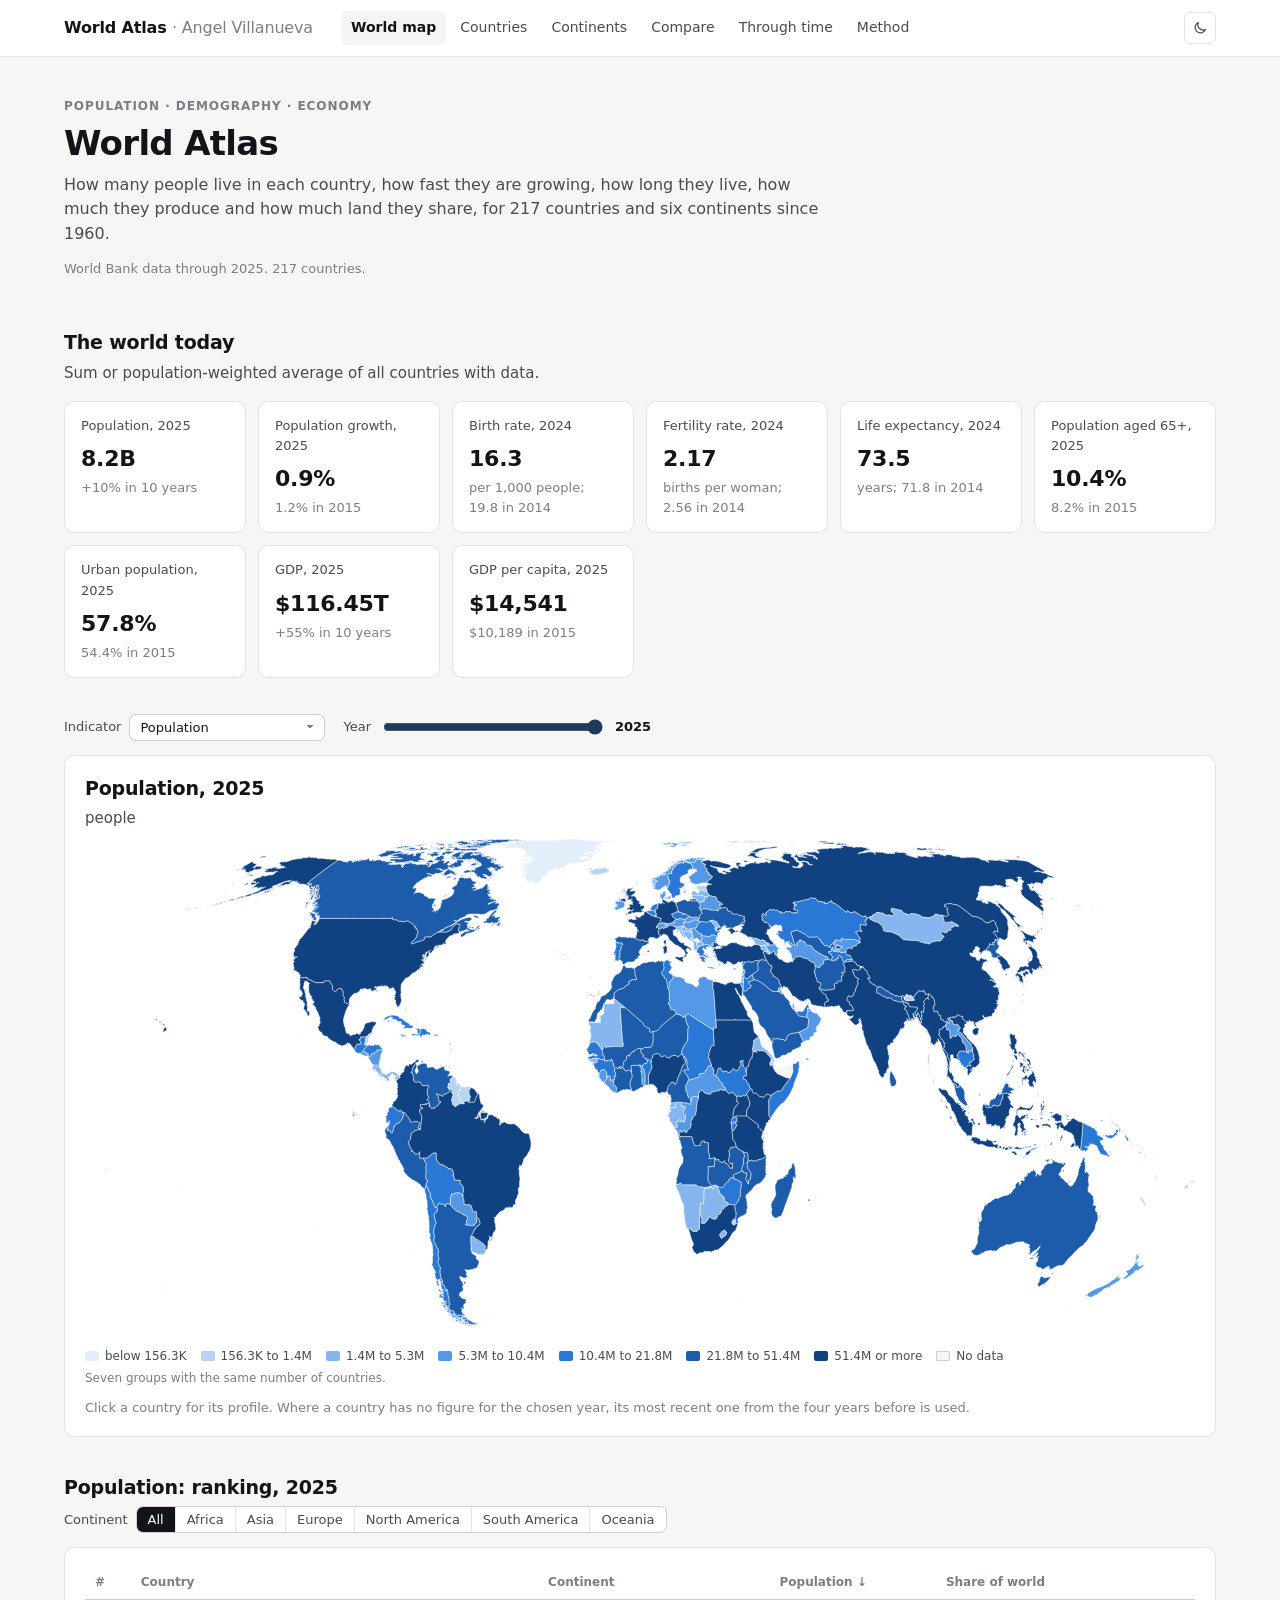
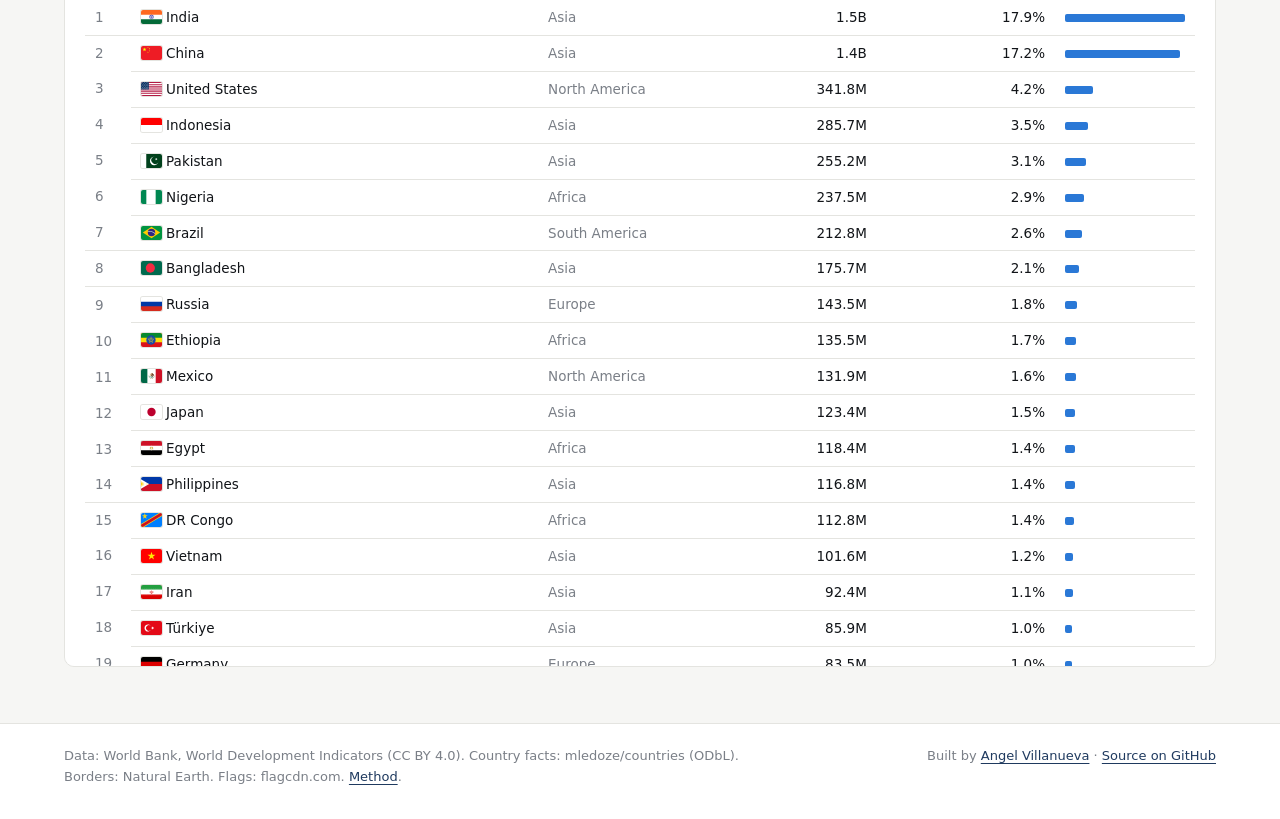
<file: index.html>
<!doctype html>
<html lang="en" data-root=".">
<head>
  <meta charset="utf-8">
  <meta name="viewport" content="width=device-width, initial-scale=1">
  <title>World Atlas</title>
  <meta name="description" content="Population, birth rates, GDP, density, area and more for every country and continent, on a world map and in rankings, from World Bank data.">
  <link rel="icon" href="data:image/svg+xml,%3Csvg xmlns='http://www.w3.org/2000/svg' viewBox='0 0 64 64'%3E%3Crect width='64' height='64' rx='12' fill='%231f3a5f'/%3E%3Ccircle cx='32' cy='32' r='17' fill='none' stroke='white' stroke-width='4'/%3E%3Cpath d='M15 32h34M32 15c-9 9-9 25 0 34M32 15c9 9 9 25 0 34' fill='none' stroke='white' stroke-width='3'/%3E%3C/svg%3E">
  <link rel="stylesheet" href="assets/theme.css">
  <style>
    .map-wrap { position: relative; }
    .year-row { display: flex; align-items: center; gap: 10px; font-size: 13px; color: var(--ink-2); }
    .year-row input[type="range"] { width: 220px; accent-color: var(--accent); }
    .year-row b { font-variant-numeric: tabular-nums; color: var(--ink); min-width: 36px; }
    #ranking a { color: var(--ink); text-decoration: none; }
    #ranking a:hover { text-decoration: underline; }
    .share-bar { display: inline-block; height: 8px; border-radius: 2px; background: var(--s1); vertical-align: middle; }
  </style>
</head>
<body>
  <main>
    <div class="wrap">
      <header class="page-head">
        <p class="eyebrow">Population · Demography · Economy</p>
        <h1>World Atlas</h1>
        <p class="lede">How many people live in each country, how fast they are growing, how long they live, how much they produce and how much land they share, for 217 countries and six continents since 1960.</p>
        <p class="updated" id="updated"></p>
      </header>

      <section class="block">
        <h2>The world today</h2>
        <p class="sub" id="world-sub">Sum or population-weighted average of all countries with data.</p>
        <div class="tiles" id="tiles"></div>
      </section>

      <section class="block">
        <div class="controls">
          <label class="control">Indicator <select id="indicator"></select></label>
          <span class="year-row">Year <input type="range" id="year" min="1960" max="2025" step="1"><b id="year-label"></b></span>
        </div>
        <div class="card">
          <h2 id="map-title"></h2>
          <p class="sub" id="map-sub" style="margin-bottom:8px"></p>
          <div class="chart map-wrap" id="map"></div>
          <div class="legend" id="legend"></div>
          <p class="note">Click a country for its profile. Where a country has no figure for the chosen year, its most recent one from the four years before is used.</p>
        </div>
      </section>

      <section class="block">
        <h2 id="rank-title">Ranking</h2>
        <div class="controls"><span class="control">Continent <span id="cont-filter"></span></span></div>
        <div class="card table-scroll" style="max-height:80vh;overflow:auto">
          <table class="data" id="ranking"></table>
        </div>
      </section>
    </div>
  </main>

  <script src="assets/vendor/d3.v7.9.0.min.js"></script>
  <script src="assets/vendor/topojson-client.3.1.0.min.js"></script>
  <script src="assets/core.js"></script>
  <script src="assets/atlas.js"></script>
  <script src="assets/pages/map.js"></script>
</body>
</html>
</file>
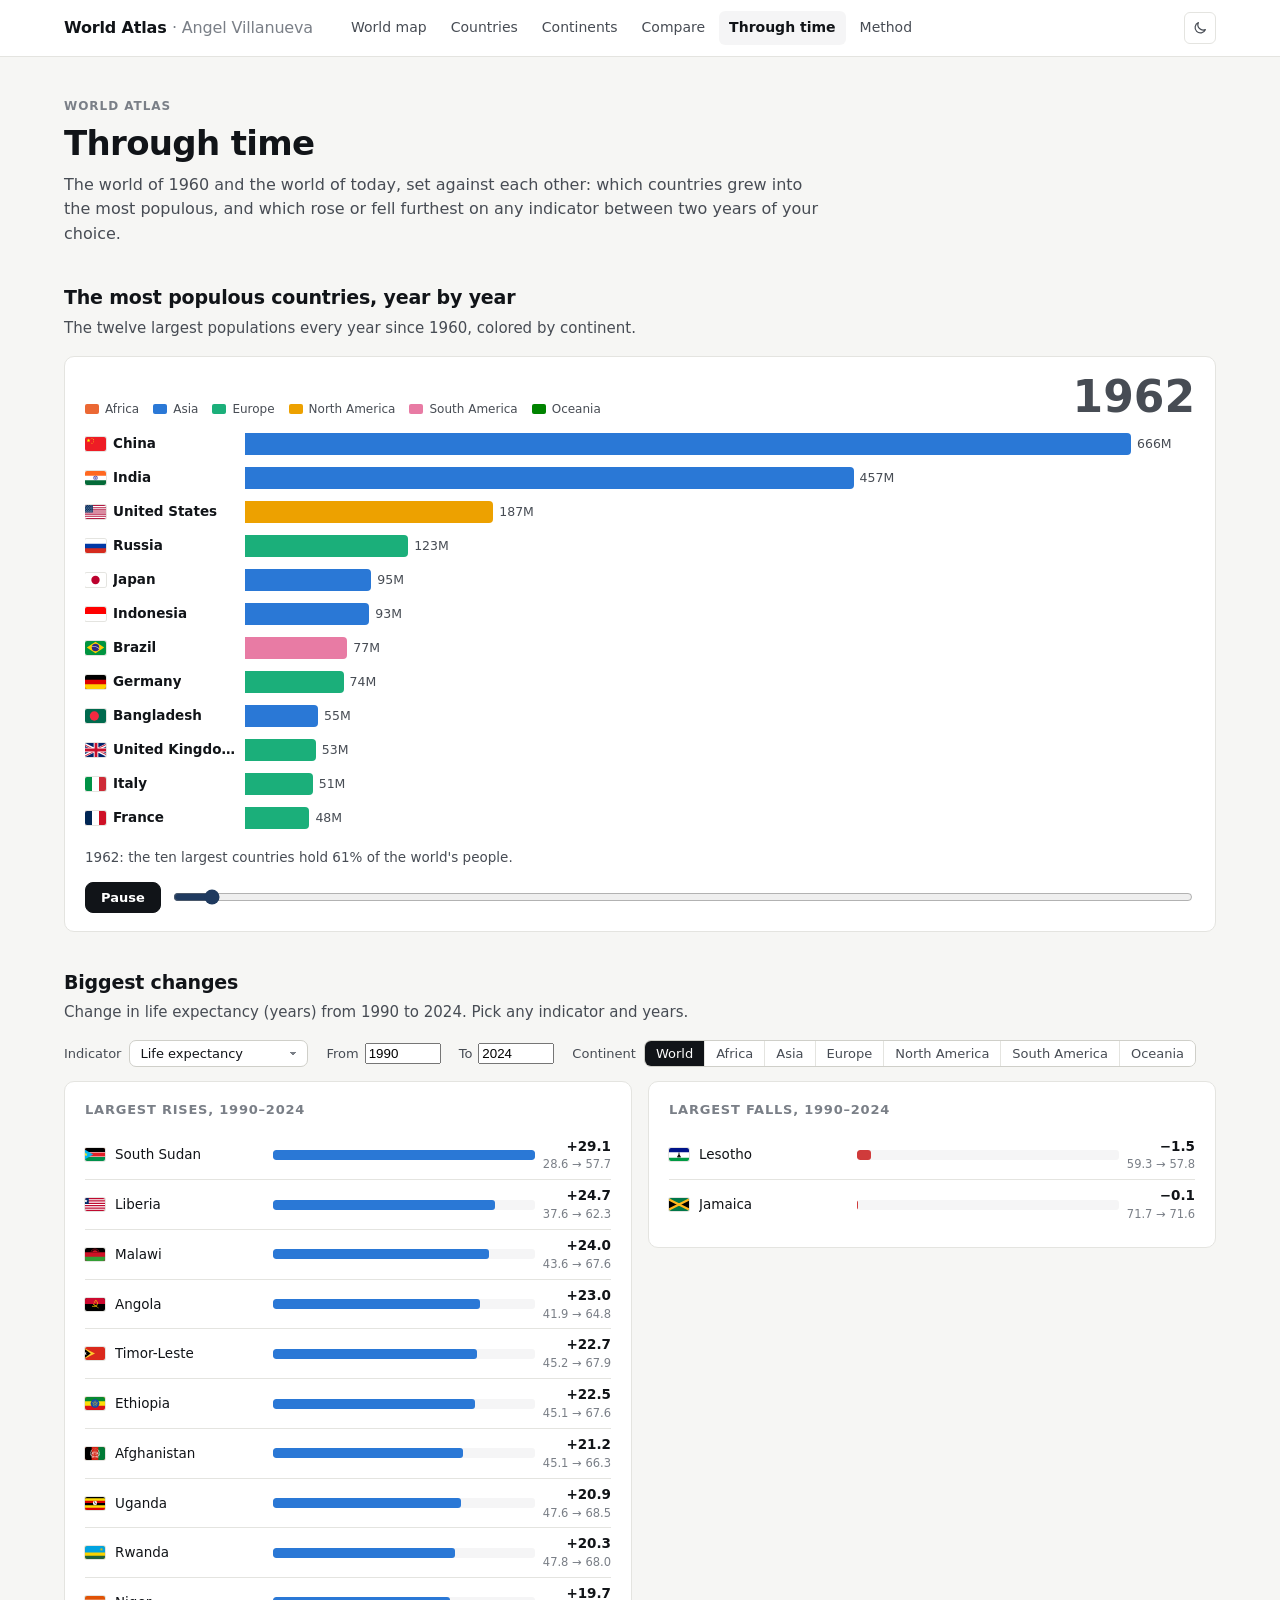
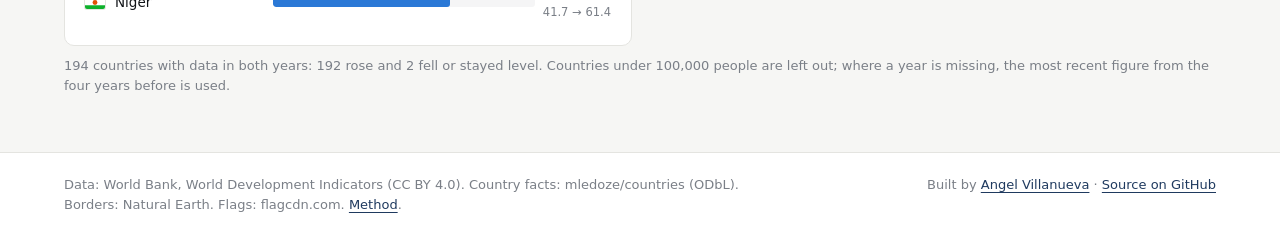
<file: changes/index.html>
<!doctype html>
<html lang="en" data-root="..">
<head>
  <meta charset="utf-8">
  <meta name="viewport" content="width=device-width, initial-scale=1">
  <title>Through Time · World Atlas</title>
  <meta name="description" content="How the world changed since 1960: a race of the most populous countries year by year, and the countries that rose or fell most on any indicator between two years.">
  <link rel="icon" href="data:image/svg+xml,%3Csvg xmlns='http://www.w3.org/2000/svg' viewBox='0 0 64 64'%3E%3Crect width='64' height='64' rx='12' fill='%231f3a5f'/%3E%3Ccircle cx='32' cy='32' r='17' fill='none' stroke='white' stroke-width='4'/%3E%3Cpath d='M15 32h34M32 15c-9 9-9 25 0 34M32 15c9 9 9 25 0 34' fill='none' stroke='white' stroke-width='3'/%3E%3C/svg%3E">
  <link rel="stylesheet" href="../assets/theme.css">
  <style>
    .race-head { display: flex; flex-wrap: wrap; align-items: flex-end; justify-content: space-between; gap: 8px 16px; margin-bottom: 10px; }
    .race-year { font-size: 44px; font-weight: 650; line-height: 1; color: var(--ink-2); font-variant-numeric: tabular-nums; }
    .race { position: relative; overflow: hidden; }
    .race-row { position: absolute; left: 0; right: 0; height: 30px; display: grid; grid-template-columns: 150px minmax(0, 1fr); align-items: center; gap: 10px; transition: transform .45s ease, opacity .45s; }
    .race-row .who { display: flex; align-items: center; gap: 7px; font-size: 13.5px; font-weight: 550; min-width: 0; }
    .race-row .who span { overflow: hidden; text-overflow: ellipsis; white-space: nowrap; }
    .race-row .track { position: relative; height: 22px; }
    .race-row .bar { position: absolute; left: 0; top: 0; bottom: 0; border-radius: 0 4px 4px 0; transition: width .45s ease; }
    .race-row .val { position: absolute; top: 50%; transform: translateY(-50%); font-size: 12.5px; font-variant-numeric: tabular-nums; color: var(--ink-2); padding-left: 6px; transition: left .45s ease; white-space: nowrap; }
    .player { display: flex; align-items: center; gap: 10px; margin-top: 14px; }
    .player input[type="range"] { flex: 1; accent-color: var(--accent); }
    .player button { min-width: 76px; font: 600 13px var(--sans); padding: 7px 14px; border-radius: 8px; border: 1px solid var(--ink); background: var(--ink); color: var(--surface); cursor: pointer; }
    .ticker { font-size: 13.5px; color: var(--ink-2); margin: 10px 0 0; min-height: 1.4em; }
    .movers { display: grid; grid-template-columns: 1fr 1fr; gap: 16px; align-items: start; }
    .movers .card { margin: 0; min-width: 0; }
    .mover-row { display: grid; grid-template-columns: 22px minmax(0, 150px) minmax(0, 1fr) auto; align-items: center; gap: 8px; padding: 5px 0; border-bottom: 1px solid var(--line); font-size: 13.5px; }
    .mover-row:last-child { border-bottom: 0; }
    .mover-row a { color: var(--ink); text-decoration: none; overflow: hidden; text-overflow: ellipsis; white-space: nowrap; }
    .mover-row a:hover { text-decoration: underline; }
    .mover-row .track { height: 10px; background: var(--hover); border-radius: 3px; overflow: hidden; }
    .mover-row .track i { display: block; height: 100%; border-radius: 3px; }
    .mover-row b { font-variant-numeric: tabular-nums; font-weight: 600; text-align: right; white-space: nowrap; }
    .mover-row small { display: block; color: var(--muted); font-weight: 400; font-size: 11.5px; }
    .year-pick { display: inline-flex; align-items: center; gap: 6px; }
    .year-pick input { width: 76px; }
    @media (max-width: 760px) {
      .movers { grid-template-columns: 1fr; }
      .race-row { grid-template-columns: 104px minmax(0, 1fr); gap: 6px; }
      .race-row .who { font-size: 12.5px; }
      .race-year { font-size: 34px; }
    }
  </style>
</head>
<body>
  <main>
    <div class="wrap">
      <header class="page-head">
        <p class="eyebrow">World Atlas</p>
        <h1>Through time</h1>
        <p class="lede">The world of 1960 and the world of today, set against each other: which countries grew into the most populous, and which rose or fell furthest on any indicator between two years of your choice.</p>
      </header>

      <section class="block">
        <h2>The most populous countries, year by year</h2>
        <p class="sub">The twelve largest populations every year since 1960, colored by continent.</p>
        <div class="card">
          <div class="race-head">
            <div class="legend" id="race-legend" style="margin:0"></div>
            <div class="race-year" id="race-year"></div>
          </div>
          <div class="race" id="race" data-chart role="img" aria-label="The twelve most populous countries"></div>
          <p class="ticker" id="ticker"></p>
          <div class="player">
            <button type="button" id="play">Play</button>
            <input type="range" id="scrub" min="1960" max="2025" step="1" aria-label="Year">
          </div>
        </div>
      </section>

      <section class="block">
        <h2>Biggest changes</h2>
        <p class="sub" id="movers-sub"></p>
        <div class="controls">
          <label class="control">Indicator <select id="ind"></select></label>
          <label class="control year-pick">From <input type="number" id="from" step="1"></label>
          <label class="control year-pick">To <input type="number" id="to" step="1"></label>
          <span class="control">Continent <span id="cont"></span></span>
        </div>
        <div class="movers">
          <div class="card"><h3 id="up-title">Largest rises</h3><div id="up" data-chart></div></div>
          <div class="card"><h3 id="down-title">Largest falls</h3><div id="down" data-chart></div></div>
        </div>
        <p class="note" id="movers-note"></p>
      </section>
    </div>
  </main>

  <script src="../assets/vendor/d3.v7.9.0.min.js"></script>
  <script src="../assets/core.js"></script>
  <script src="../assets/atlas.js"></script>
  <script src="../assets/pages/changes.js"></script>
</body>
</html>
</file>
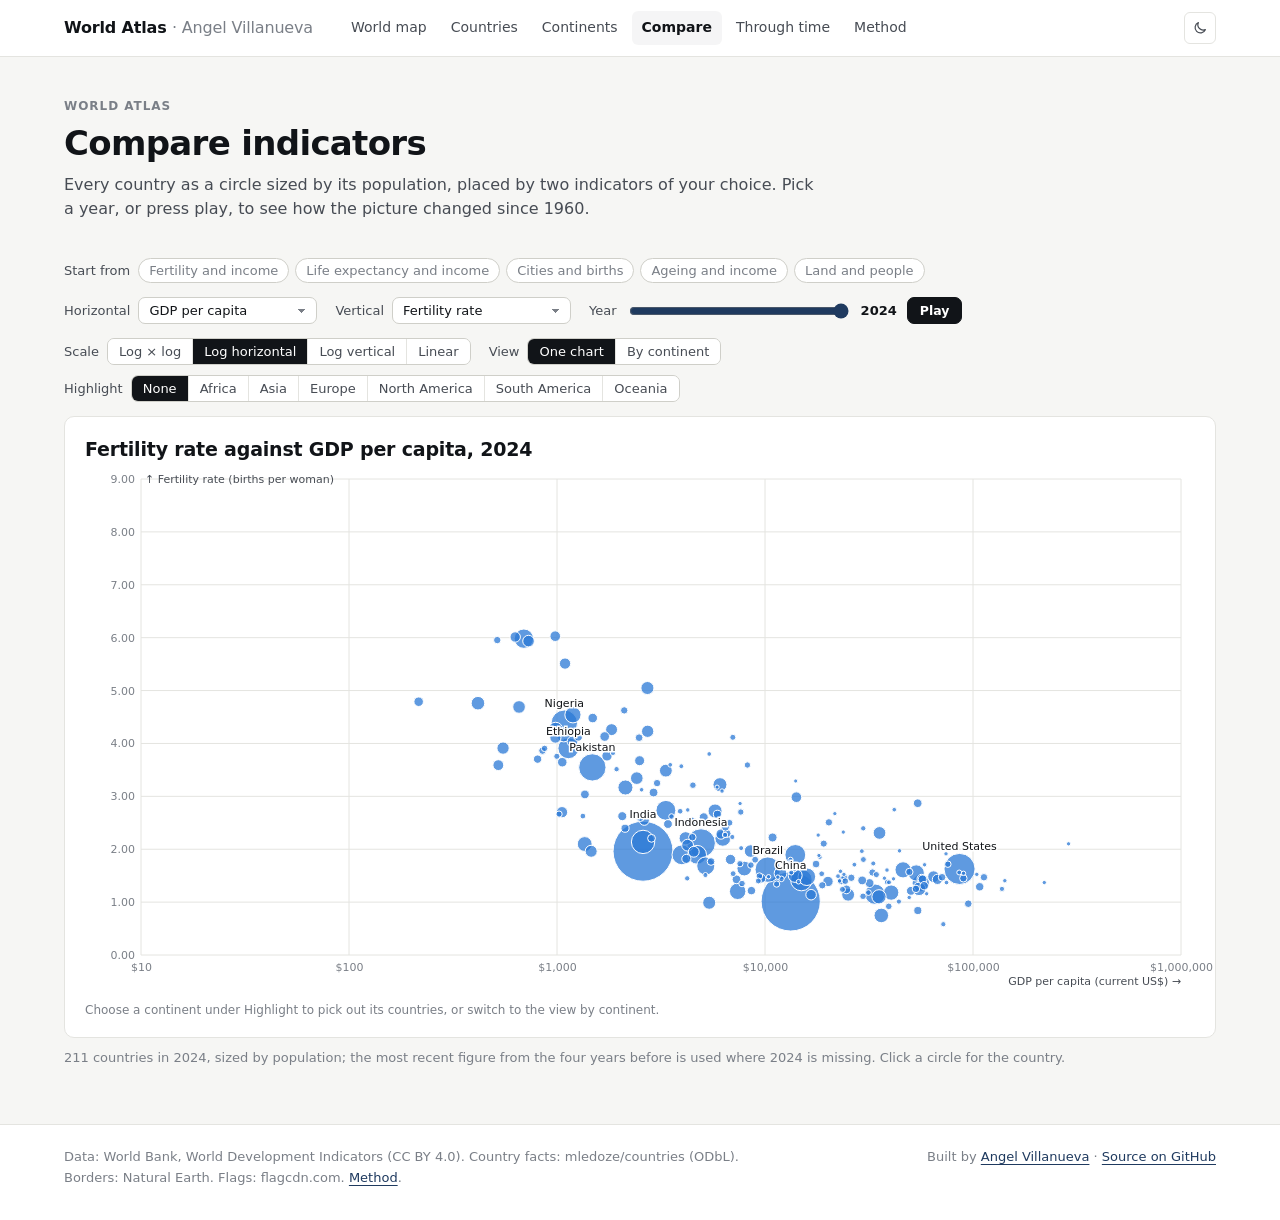
<file: compare/index.html>
<!doctype html>
<html lang="en" data-root="..">
<head>
  <meta charset="utf-8">
  <meta name="viewport" content="width=device-width, initial-scale=1">
  <title>Compare · World Atlas</title>
  <meta name="description" content="Plot any two indicators for every country: fertility against income, life expectancy against GDP per capita, density against area, by year since 1960.">
  <link rel="icon" href="data:image/svg+xml,%3Csvg xmlns='http://www.w3.org/2000/svg' viewBox='0 0 64 64'%3E%3Crect width='64' height='64' rx='12' fill='%231f3a5f'/%3E%3Ccircle cx='32' cy='32' r='17' fill='none' stroke='white' stroke-width='4'/%3E%3Cpath d='M15 32h34M32 15c-9 9-9 25 0 34M32 15c9 9 9 25 0 34' fill='none' stroke='white' stroke-width='3'/%3E%3C/svg%3E">
  <link rel="stylesheet" href="../assets/theme.css">
  <style>
    .year-row { display: flex; align-items: center; gap: 10px; font-size: 13px; color: var(--ink-2); }
    .year-row input[type="range"] { width: 220px; accent-color: var(--accent); }
    .year-row .play { font: 600 12.5px var(--sans); padding: 5px 12px; border-radius: 7px; border: 1px solid var(--ink); background: var(--ink); color: var(--surface); cursor: pointer; }
    .year-row b { font-variant-numeric: tabular-nums; color: var(--ink); min-width: 36px; }
    .facets { display: grid; grid-template-columns: repeat(3, 1fr); gap: 12px; }
    .facets .card { margin: 0; padding: 12px 14px; min-width: 0; }
    .facets .card + .card { margin: 0; }
    .facets h3 { text-transform: none; letter-spacing: 0; font-size: 14px; color: var(--ink); margin: 0 0 4px; }
    .scatter circle { cursor: pointer; }
    @media (max-width: 860px) { .facets { grid-template-columns: 1fr 1fr; } }
    @media (max-width: 560px) { .facets { grid-template-columns: 1fr; } }
  </style>
</head>
<body>
  <main>
    <div class="wrap">
      <header class="page-head">
        <p class="eyebrow">World Atlas</p>
        <h1>Compare indicators</h1>
        <p class="lede">Every country as a circle sized by its population, placed by two indicators of your choice. Pick a year, or press play, to see how the picture changed since 1960.</p>
      </header>

      <section class="block">
        <div class="controls"><span class="control">Start from <span id="presets"></span></span></div>
        <div class="controls">
          <label class="control">Horizontal <select id="x"></select></label>
          <label class="control">Vertical <select id="y"></select></label>
          <span class="year-row">Year <input type="range" id="year" min="1960" max="2025" step="1"><b id="year-label"></b><button type="button" class="play" id="play">Play</button></span>
        </div>
        <div class="controls">
          <span class="control">Scale <span id="scale-x"></span></span>
          <span class="control">View <span id="view"></span></span>
          <span class="control" id="focus-wrap">Highlight <span id="focus"></span></span>
        </div>
        <div id="out"></div>
        <p class="note" id="note"></p>
      </section>
    </div>
  </main>

  <script src="../assets/vendor/d3.v7.9.0.min.js"></script>
  <script src="../assets/core.js"></script>
  <script src="../assets/atlas.js"></script>
  <script src="../assets/pages/compare.js"></script>
</body>
</html>
</file>
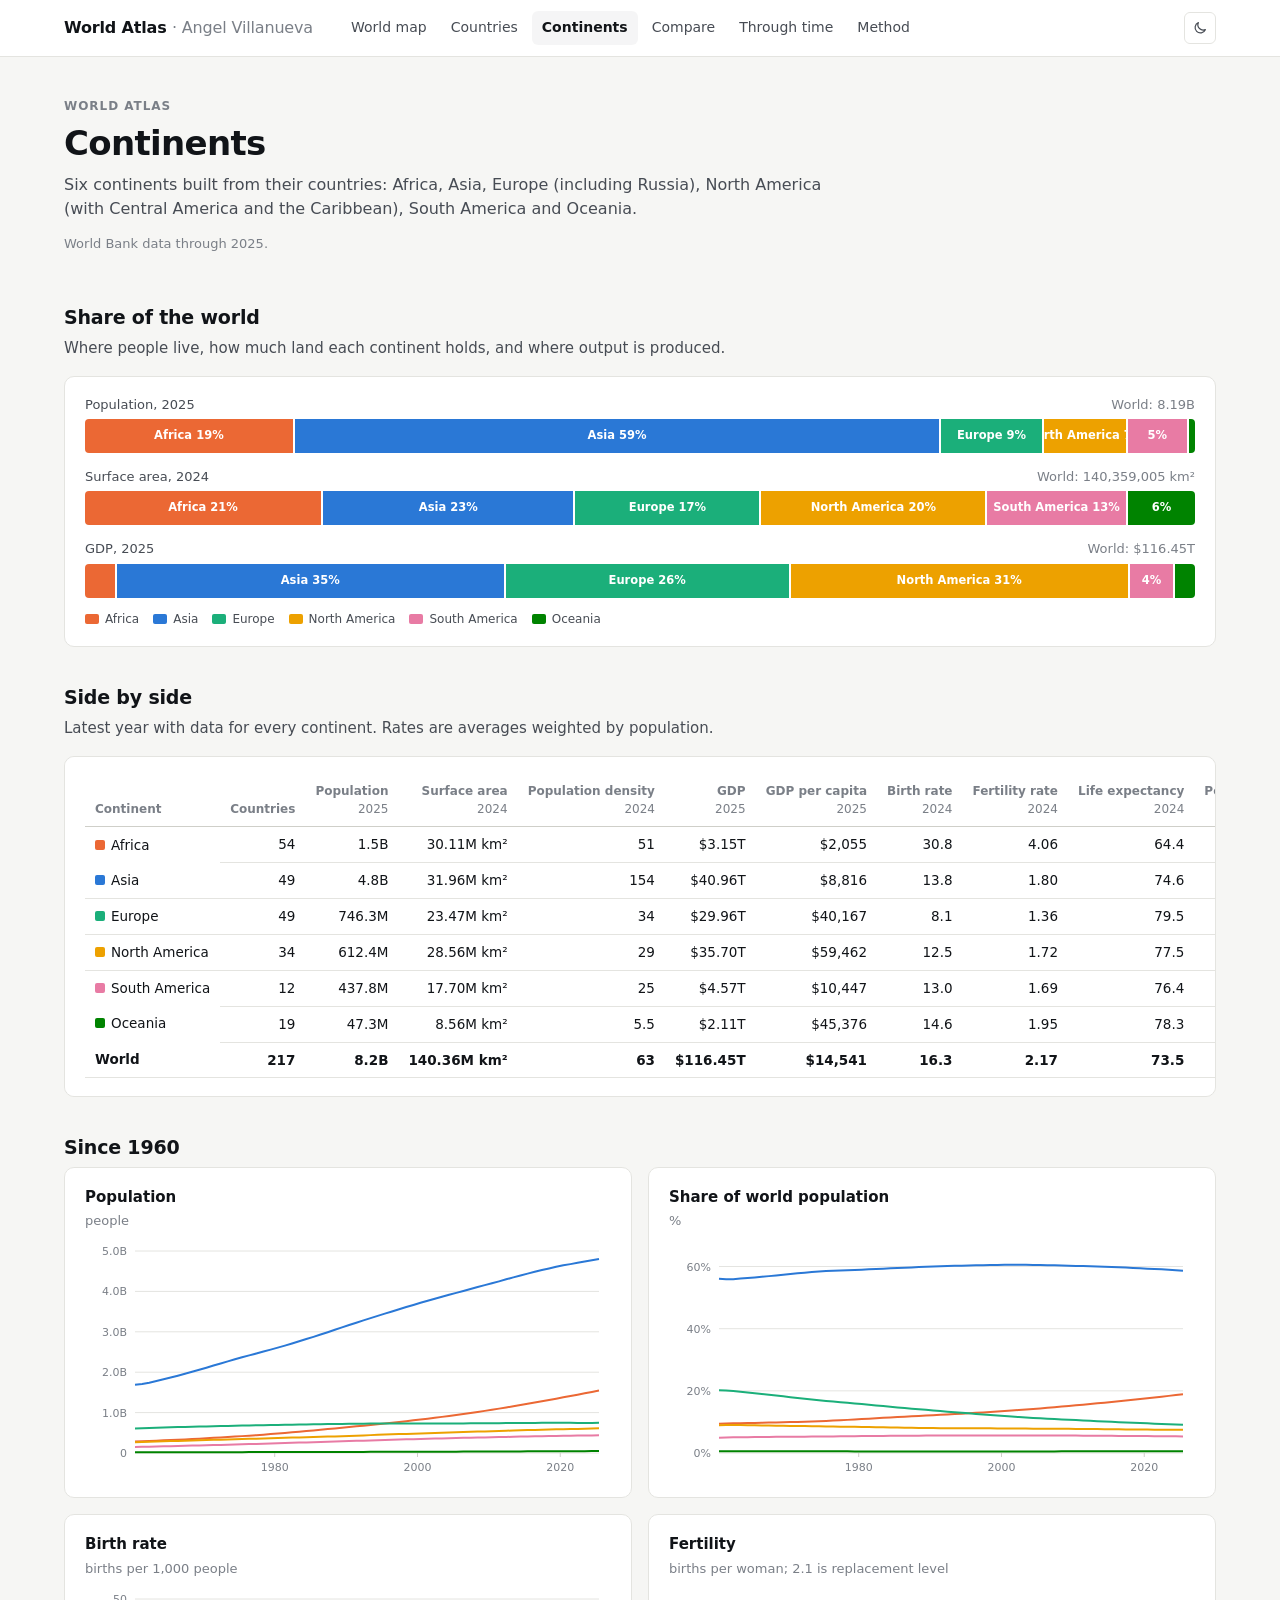
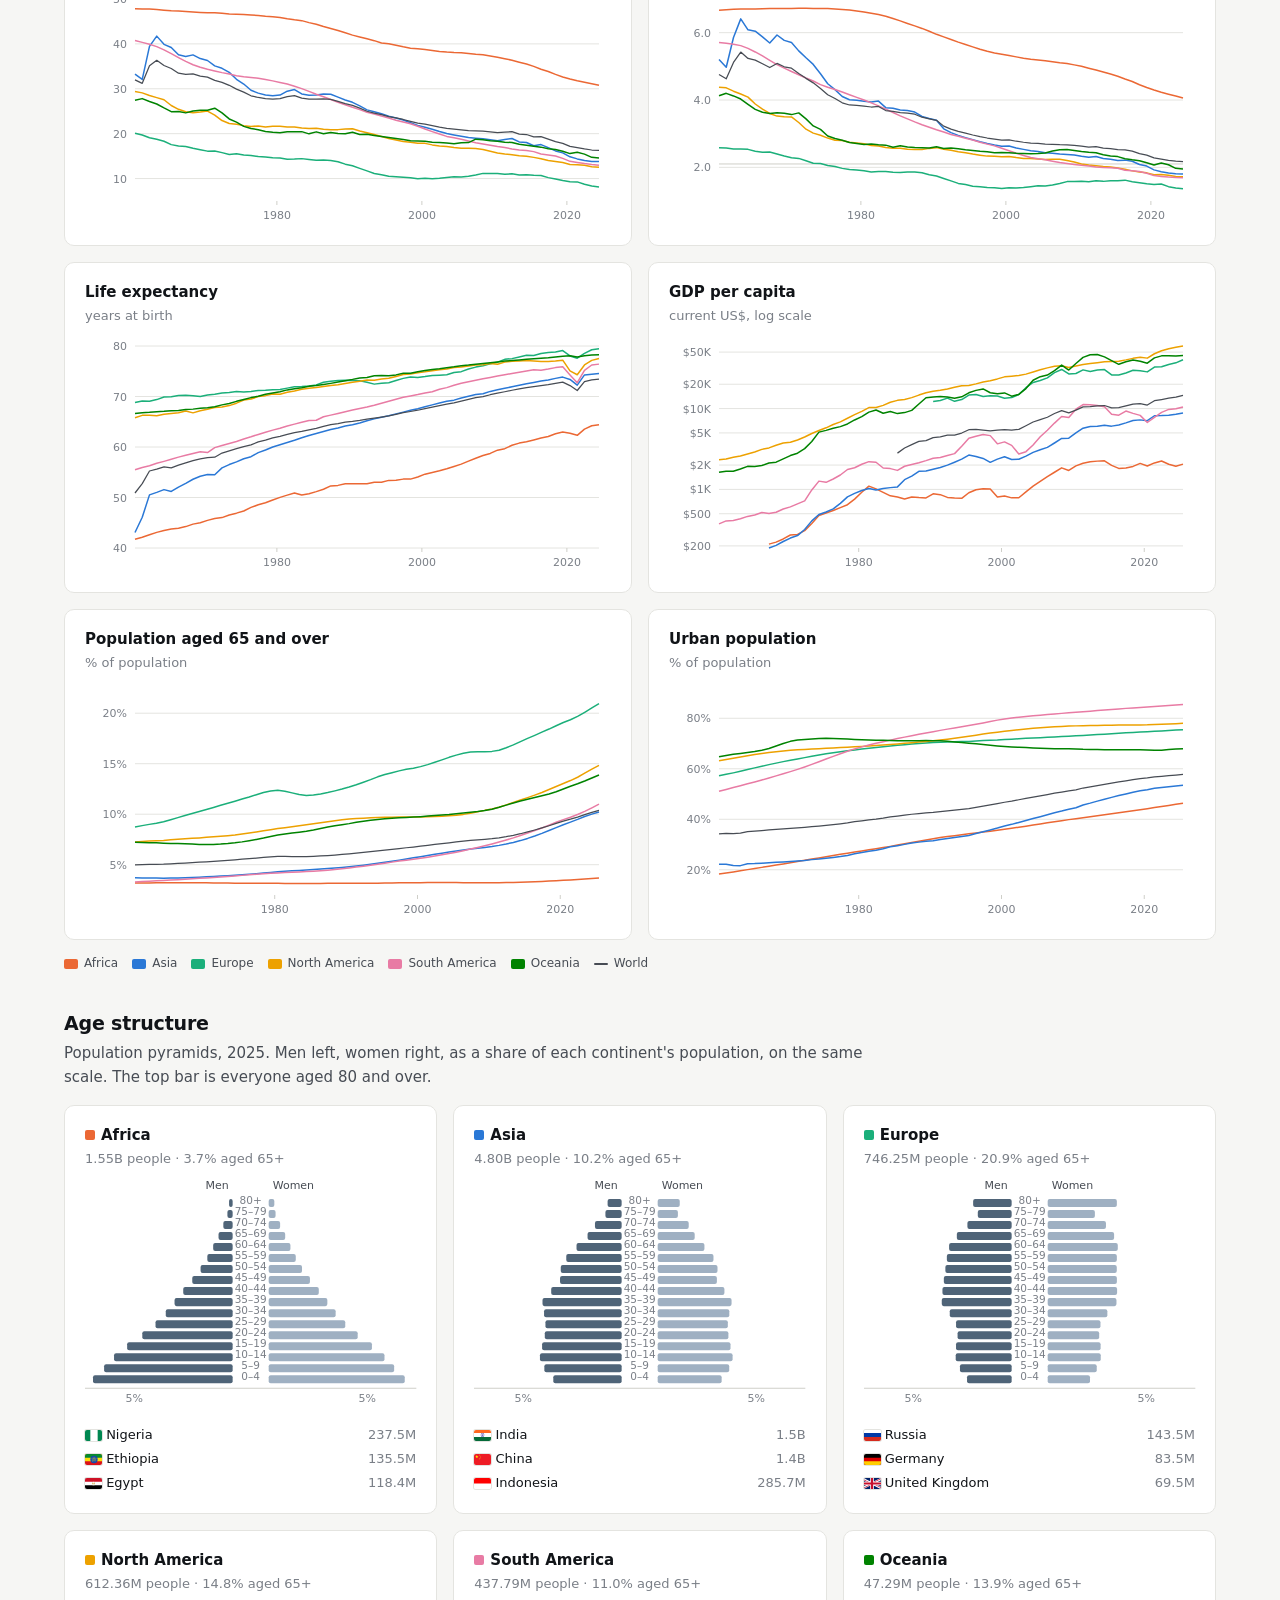
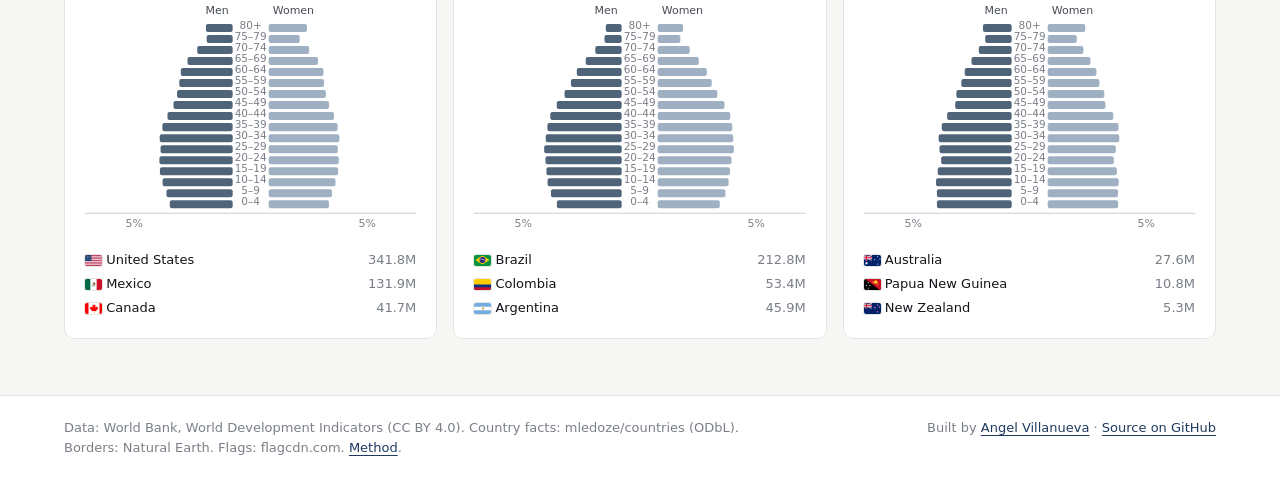
<file: continents/index.html>
<!doctype html>
<html lang="en" data-root="..">
<head>
  <meta charset="utf-8">
  <meta name="viewport" content="width=device-width, initial-scale=1">
  <title>Continents · World Atlas</title>
  <meta name="description" content="The six continents compared: population, land, GDP, birth rates, fertility, life expectancy and age structure since 1960.">
  <link rel="icon" href="data:image/svg+xml,%3Csvg xmlns='http://www.w3.org/2000/svg' viewBox='0 0 64 64'%3E%3Crect width='64' height='64' rx='12' fill='%231f3a5f'/%3E%3Ccircle cx='32' cy='32' r='17' fill='none' stroke='white' stroke-width='4'/%3E%3Cpath d='M15 32h34M32 15c-9 9-9 25 0 34M32 15c9 9 9 25 0 34' fill='none' stroke='white' stroke-width='3'/%3E%3C/svg%3E">
  <link rel="stylesheet" href="../assets/theme.css">
  <style>
    .shares { display: grid; gap: 14px; }
    .share-row { min-width: 0; }
    .share-row .lbl { font-size: 13px; color: var(--ink-2); margin-bottom: 4px; display: flex; flex-wrap: wrap; gap: 0 12px; justify-content: space-between; }
    .stack { display: flex; height: 34px; gap: 2px; border-radius: 4px; overflow: hidden; }
    .stack span { display: flex; align-items: center; justify-content: center; color: #fff; font-size: 11.5px; font-weight: 600; min-width: 0; overflow: hidden; white-space: nowrap; cursor: default; }
    .charts { display: grid; grid-template-columns: 1fr 1fr; gap: 16px; }
    .charts .card, .pyrs .card { margin: 0; min-width: 0; }
    .charts .card + .card, .pyrs .card + .card { margin: 0; }
    .charts h3, .pyrs h3 { text-transform: none; letter-spacing: 0; font-size: 15px; color: var(--ink); margin: 0 0 2px; }
    .charts .meta, .pyrs .meta { font-size: 13px; color: var(--muted); margin: 0 0 8px; }
    .pyrs { display: grid; grid-template-columns: repeat(3, 1fr); gap: 16px; }
    .dot { display: inline-block; width: 10px; height: 10px; border-radius: 2px; margin-right: 6px; vertical-align: 0; }
    .top-list { margin: 6px 0 0; padding: 0; list-style: none; font-size: 13px; }
    .top-list li { display: flex; justify-content: space-between; padding: 2px 0; }
    .top-list a { color: var(--ink); text-decoration: none; }
    @media (max-width: 860px) { .charts { grid-template-columns: 1fr; } .pyrs { grid-template-columns: 1fr 1fr; } }
    @media (max-width: 560px) { .pyrs { grid-template-columns: 1fr; } }
  </style>
</head>
<body>
  <main>
    <div class="wrap">
      <header class="page-head">
        <p class="eyebrow">World Atlas</p>
        <h1>Continents</h1>
        <p class="lede">Six continents built from their countries: Africa, Asia, Europe (including Russia), North America (with Central America and the Caribbean), South America and Oceania.</p>
        <p class="updated" id="updated"></p>
      </header>

      <section class="block">
        <h2>Share of the world</h2>
        <p class="sub">Where people live, how much land each continent holds, and where output is produced.</p>
        <div class="card"><div class="shares" id="shares"></div><div class="legend" id="shares-legend"></div></div>
      </section>

      <section class="block">
        <h2>Side by side</h2>
        <p class="sub">Latest year with data for every continent. Rates are averages weighted by population.</p>
        <div class="card table-scroll"><table class="data" id="table"></table></div>
      </section>

      <section class="block">
        <h2>Since 1960</h2>
        <div class="charts" id="charts"></div>
        <div class="legend" id="charts-legend" style="margin-top:14px"></div>
      </section>

      <section class="block">
        <h2>Age structure</h2>
        <p class="sub" id="pyr-sub">Population pyramids, latest year. Men left, women right, as a share of each continent's population.</p>
        <div class="pyrs" id="pyrs"></div>
      </section>
    </div>
  </main>

  <script src="../assets/vendor/d3.v7.9.0.min.js"></script>
  <script src="../assets/core.js"></script>
  <script src="../assets/atlas.js"></script>
  <script src="../assets/pages/continents.js"></script>
</body>
</html>
</file>
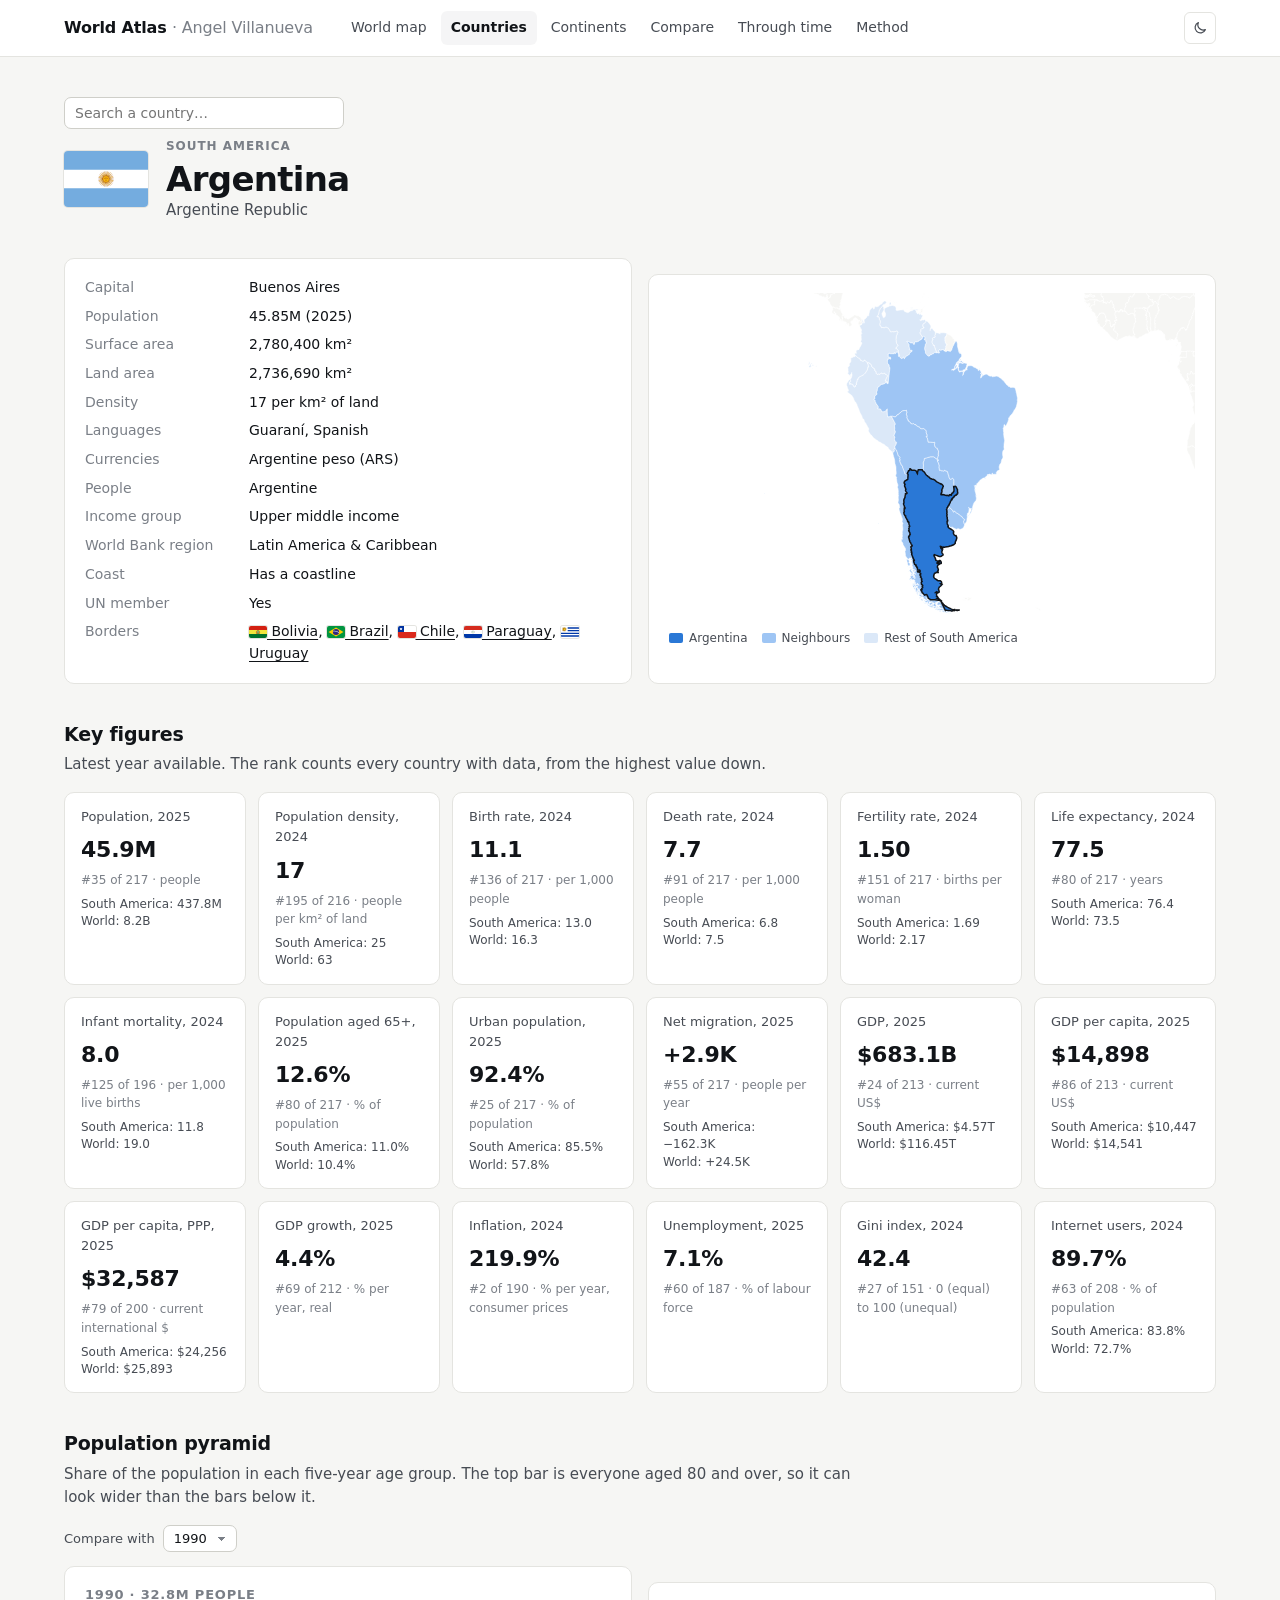
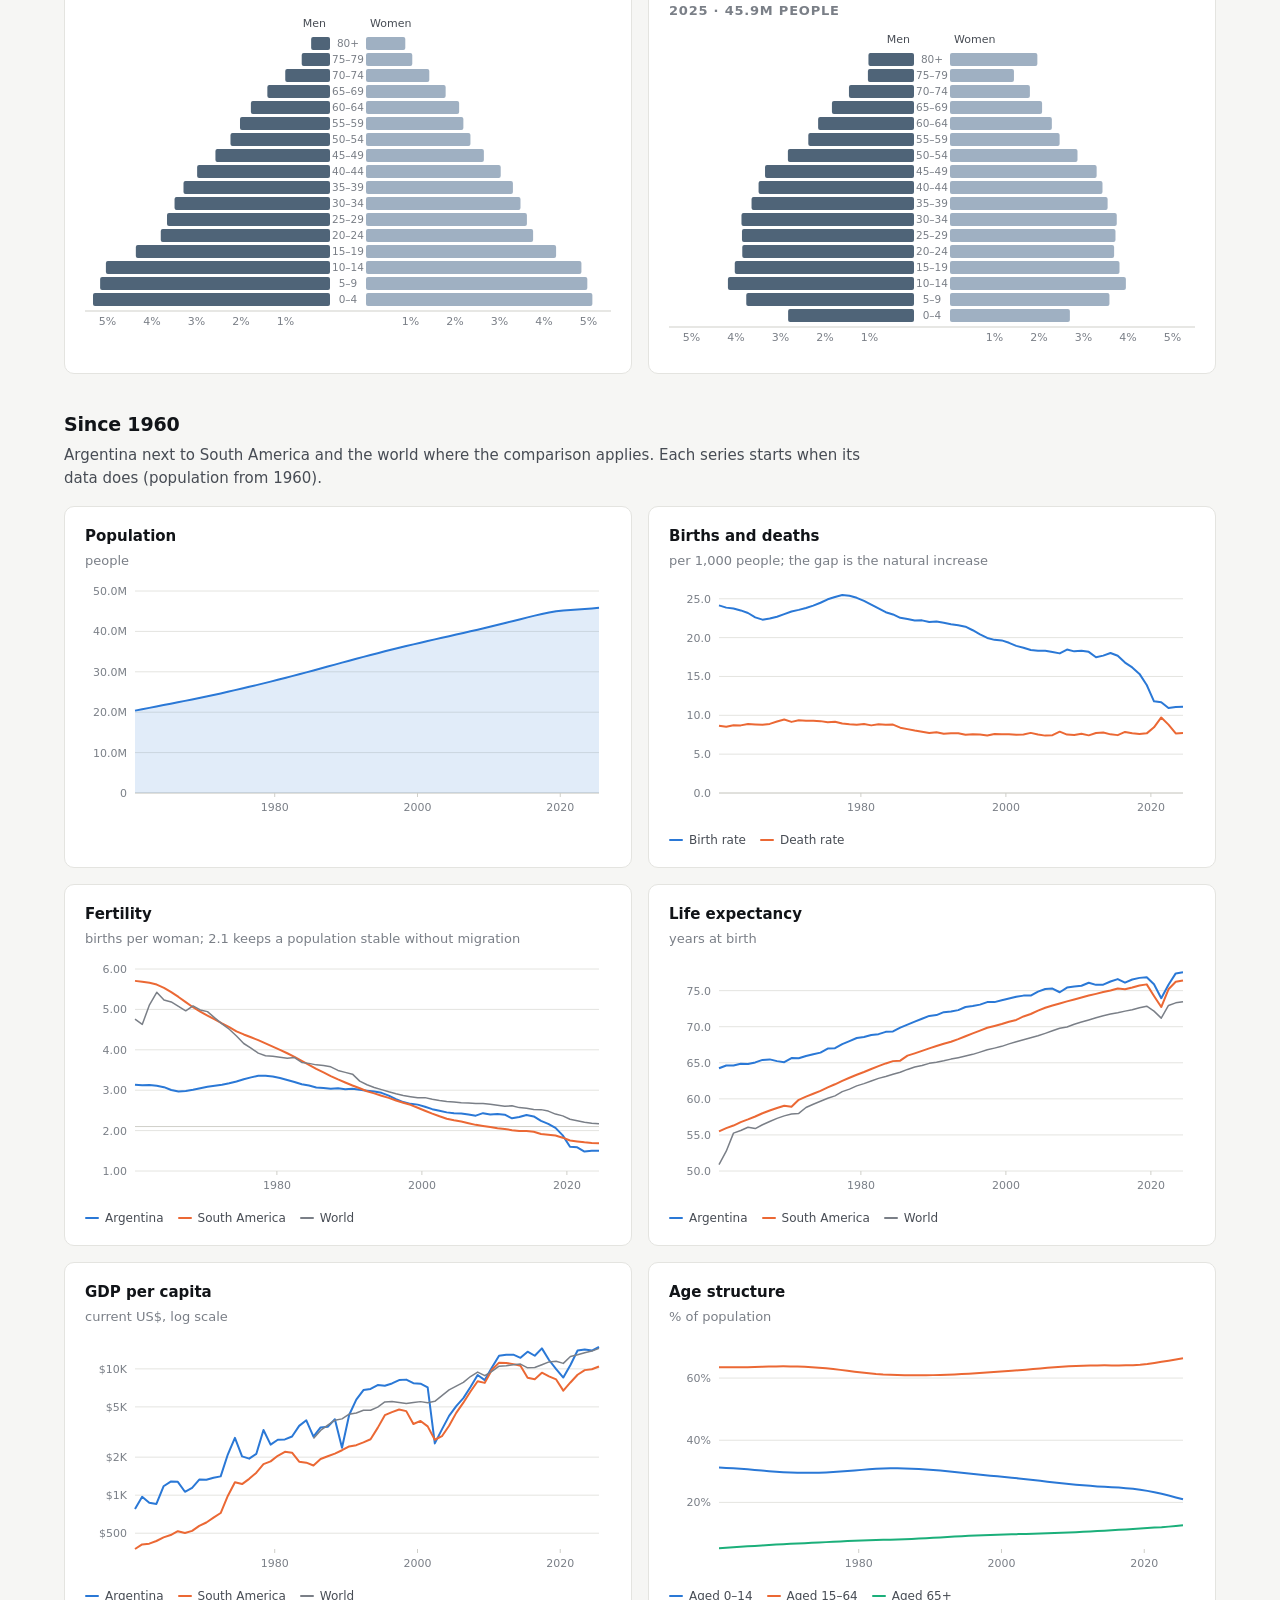
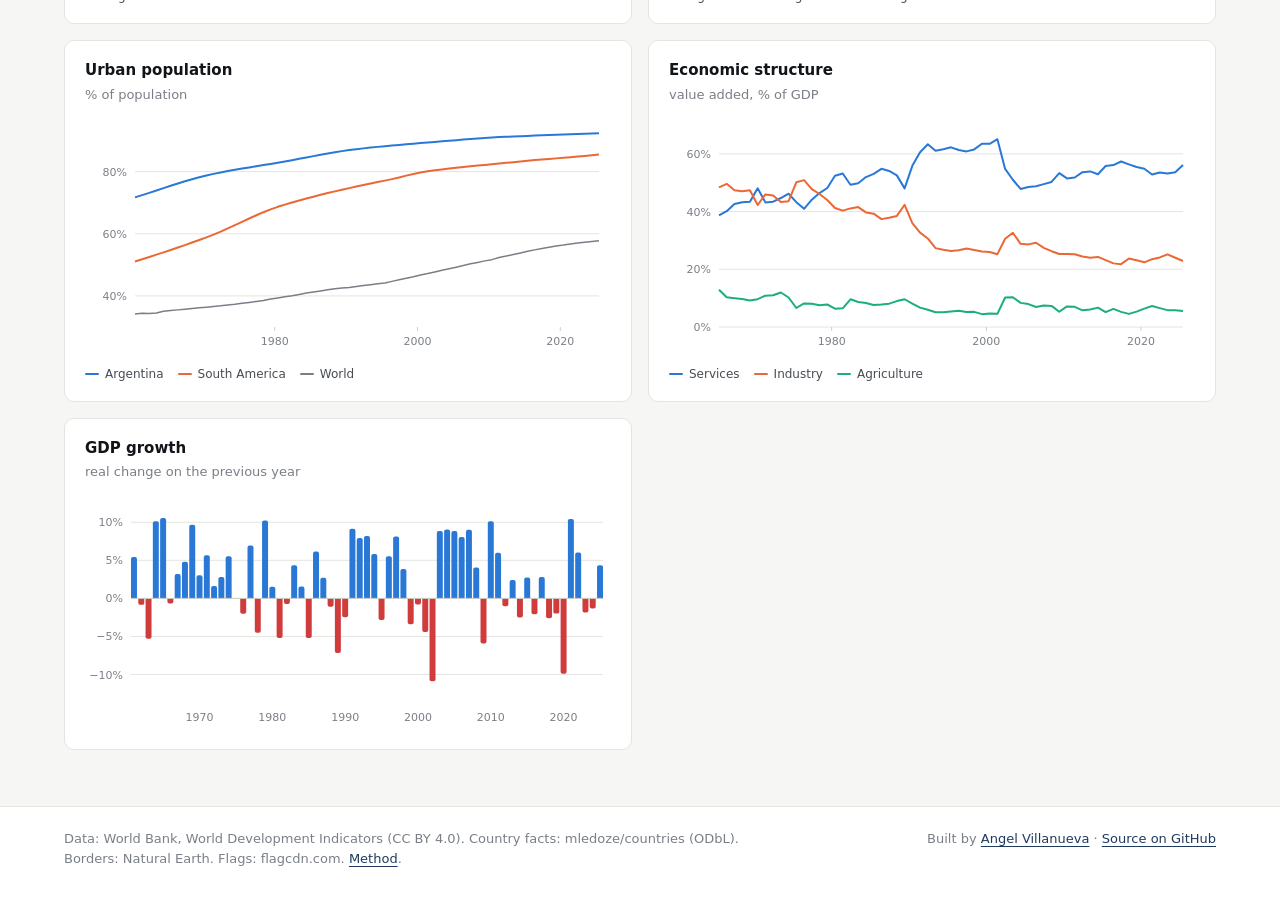
<file: countries/index.html>
<!doctype html>
<html lang="en" data-root="..">
<head>
  <meta charset="utf-8">
  <meta name="viewport" content="width=device-width, initial-scale=1">
  <title>Countries · World Atlas</title>
  <meta name="description" content="Profile of every country: key facts, population, birth and death rates, fertility, life expectancy, GDP, economic structure and population pyramids since 1960.">
  <link rel="icon" href="data:image/svg+xml,%3Csvg xmlns='http://www.w3.org/2000/svg' viewBox='0 0 64 64'%3E%3Crect width='64' height='64' rx='12' fill='%231f3a5f'/%3E%3Ccircle cx='32' cy='32' r='17' fill='none' stroke='white' stroke-width='4'/%3E%3Cpath d='M15 32h34M32 15c-9 9-9 25 0 34M32 15c9 9 9 25 0 34' fill='none' stroke='white' stroke-width='3'/%3E%3C/svg%3E">
  <link rel="stylesheet" href="../assets/theme.css">
  <style>
    .search { display: flex; gap: 8px; align-items: center; }
    .search input { font: 500 14px var(--sans); padding: 7px 10px; border: 1px solid var(--line-2); border-radius: 7px; background: var(--surface); color: var(--ink); width: 280px; max-width: 100%; }
    .country-head { display: flex; gap: 18px; align-items: center; margin-top: 8px; }
    .country-head img { width: 84px; height: 56px; object-fit: cover; border-radius: 4px; box-shadow: 0 0 0 1px var(--line); }
    .facts { display: grid; grid-template-columns: 150px minmax(0, 1fr); gap: 7px 14px; font-size: 14px; margin: 0; }
    .facts dt { color: var(--muted); }
    .facts dd { margin: 0; color: var(--ink); }
    .facts a { color: var(--ink); }
    .tile .rank { font-size: 12px; color: var(--muted); margin-top: 4px; }
    .tile .cmp { font-size: 12px; color: var(--ink-2); margin-top: 6px; line-height: 1.45; }
    .charts { display: grid; grid-template-columns: 1fr 1fr; gap: 16px; }
    .charts .card { margin: 0; min-width: 0; }
    .charts .card + .card { margin: 0; }
    .charts h3 { text-transform: none; letter-spacing: 0; font-size: 15px; color: var(--ink); margin: 0 0 2px; }
    .charts .meta { font-size: 13px; color: var(--muted); margin: 0 0 8px; }
    @media (max-width: 860px) { .charts { grid-template-columns: 1fr; } .facts { grid-template-columns: 120px minmax(0, 1fr); } }
  </style>
</head>
<body>
  <main>
    <div class="wrap">
      <header class="page-head">
        <div class="search">
          <input id="search" list="country-list" placeholder="Search a country…" autocomplete="off" aria-label="Search a country">
          <datalist id="country-list"></datalist>
        </div>
        <div class="country-head" id="head"></div>
      </header>

      <section class="block">
        <div class="grid-2">
          <div class="card"><dl class="facts" id="facts"></dl></div>
          <div class="card"><div class="chart" id="locator"></div><p class="note" id="neighbours-note"></p></div>
        </div>
      </section>

      <section class="block">
        <h2>Key figures</h2>
        <p class="sub">Latest year available. The rank counts every country with data, from the highest value down.</p>
        <div class="tiles" id="tiles"></div>
      </section>

      <section class="block">
        <h2>Population pyramid</h2>
        <p class="sub" id="pyr-sub">Share of the population in each five-year age group. The top bar is everyone aged 80 and over, so it can look wider than the bars below it.</p>
        <div class="controls"><label class="control">Compare with <select id="pyr-year"></select></label></div>
        <div class="grid-2">
          <div class="card"><h3 id="pyr-a-title"></h3><div class="chart" id="pyr-a"></div></div>
          <div class="card"><h3 id="pyr-b-title"></h3><div class="chart" id="pyr-b"></div></div>
        </div>
      </section>

      <section class="block">
        <h2>Since 1960</h2>
        <p class="sub" id="since-sub"></p>
        <div class="charts" id="charts"></div>
      </section>
    </div>
  </main>

  <script src="../assets/vendor/d3.v7.9.0.min.js"></script>
  <script src="../assets/vendor/topojson-client.3.1.0.min.js"></script>
  <script src="../assets/core.js"></script>
  <script src="../assets/atlas.js"></script>
  <script src="../assets/pages/country.js"></script>
</body>
</html>
</file>
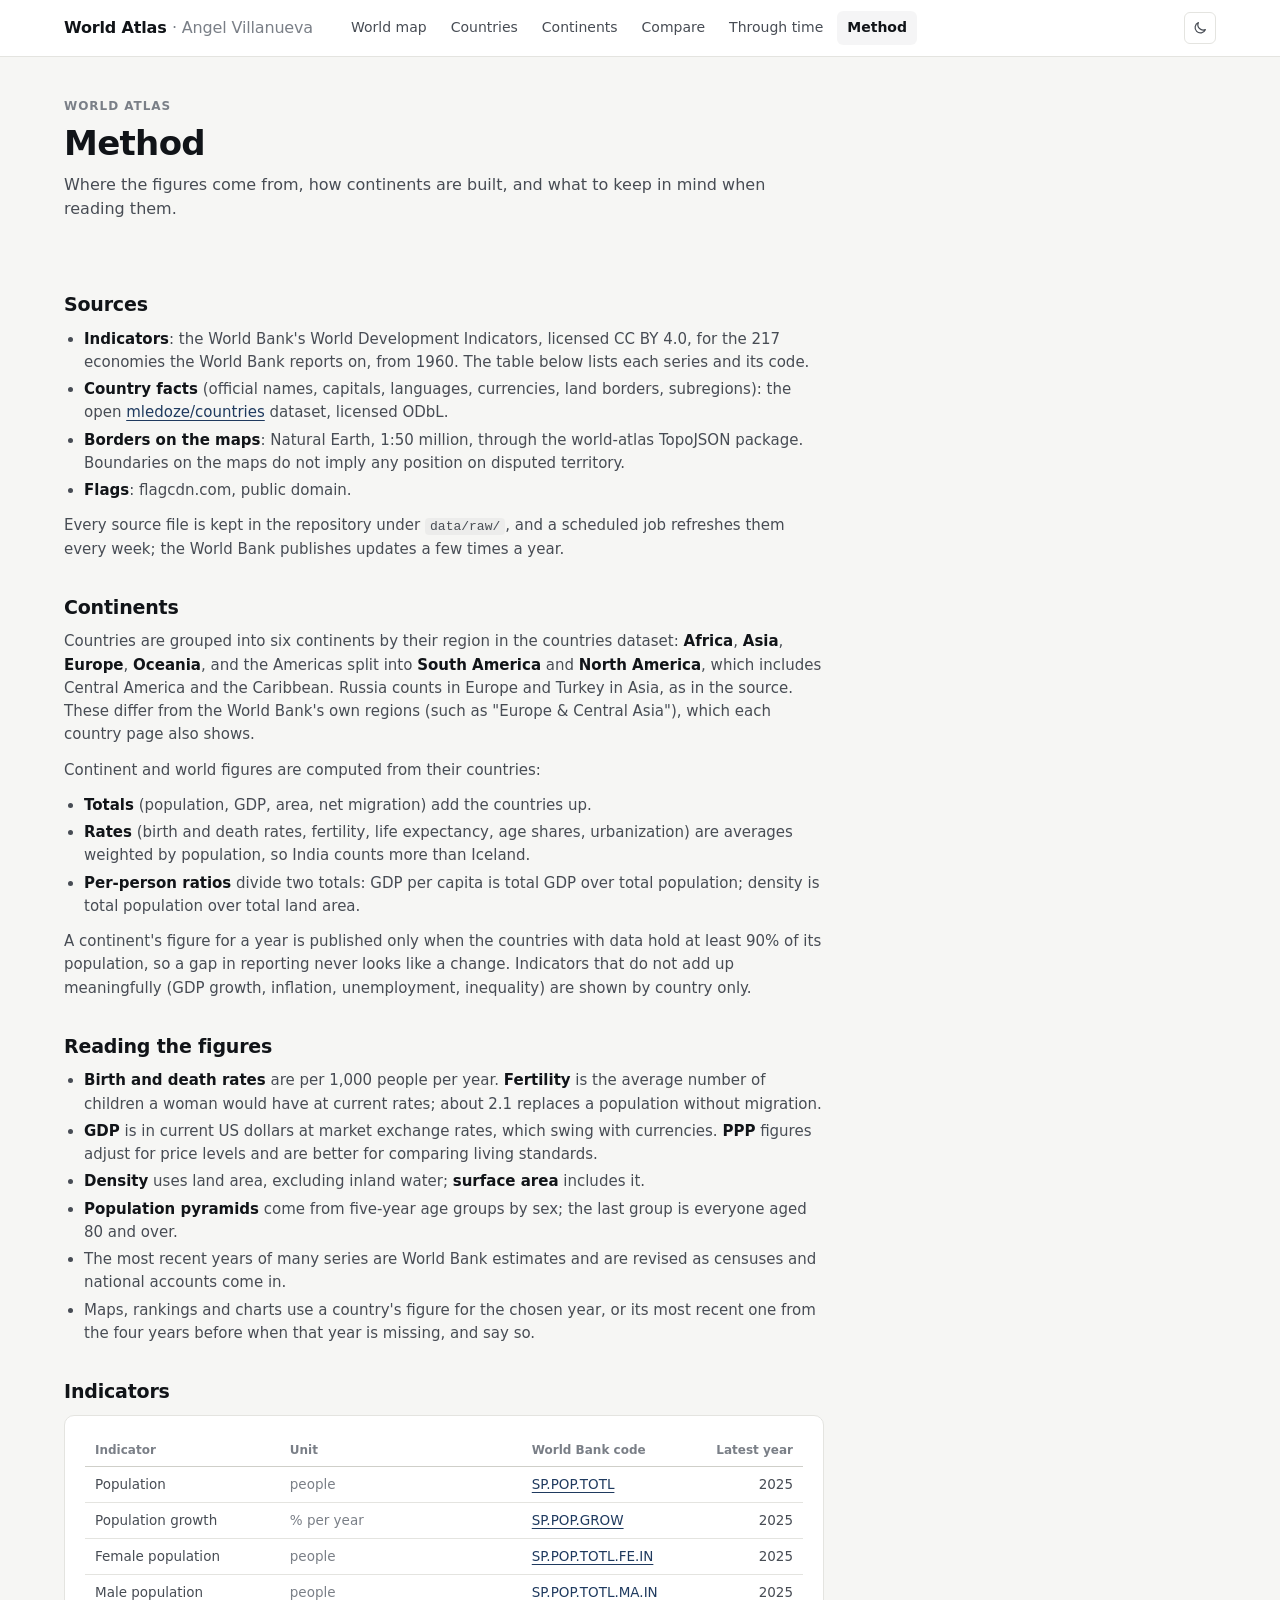
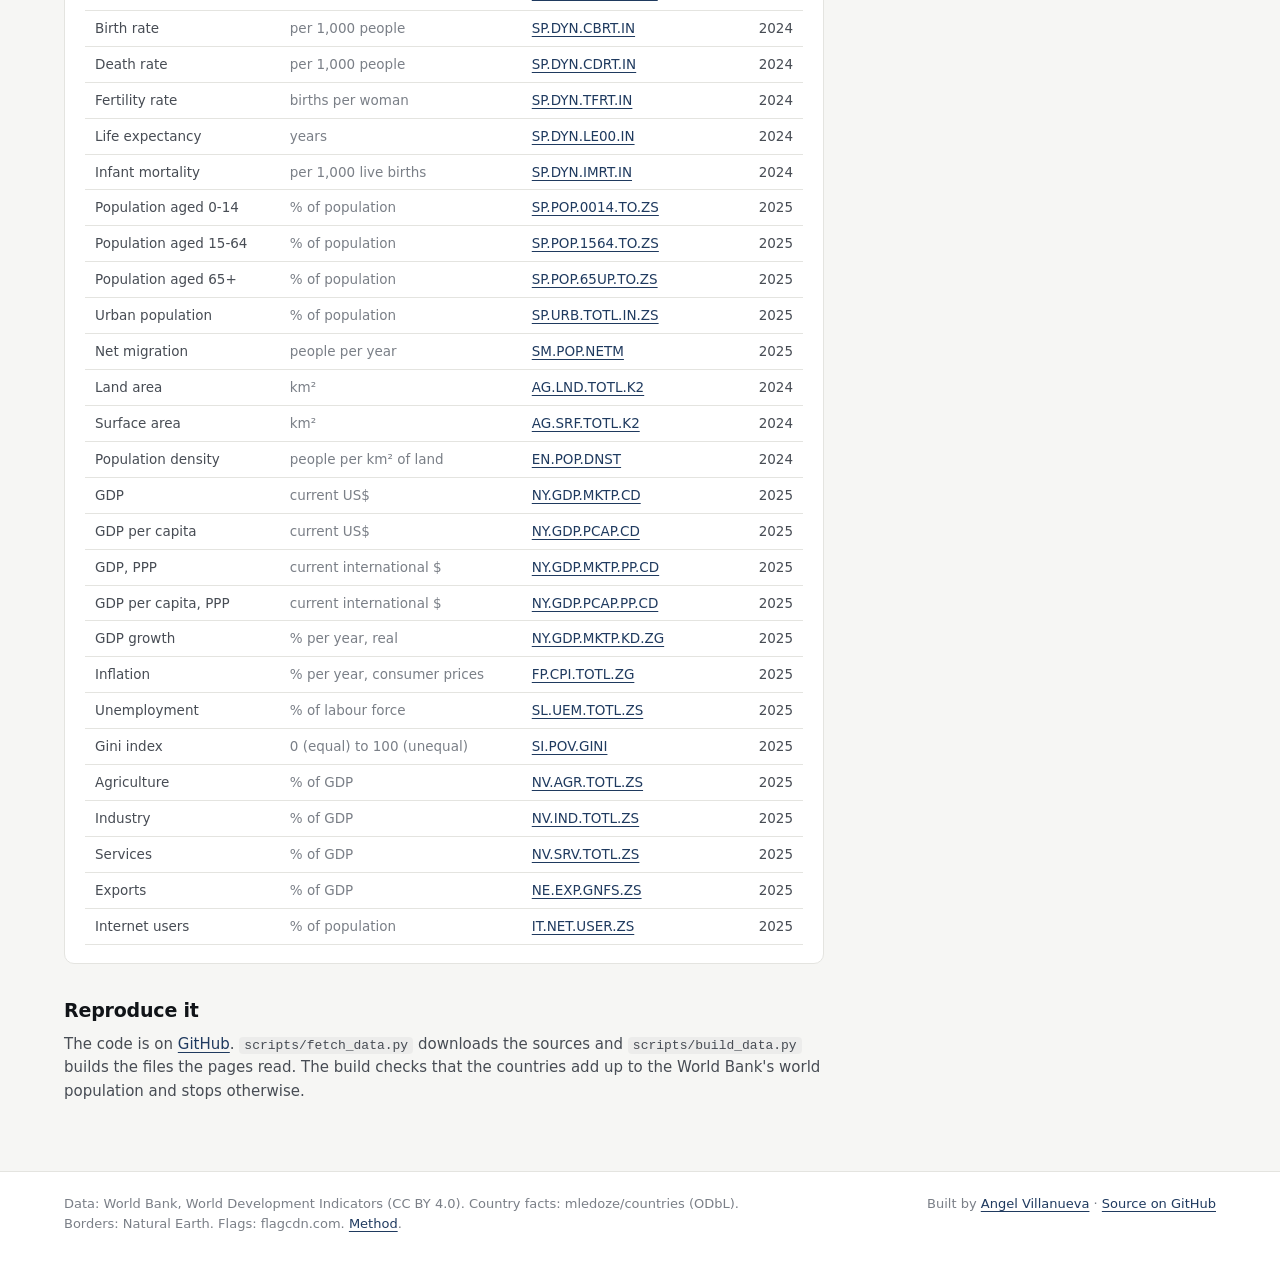
<file: method/index.html>
<!doctype html>
<html lang="en" data-root="..">
<head>
  <meta charset="utf-8">
  <meta name="viewport" content="width=device-width, initial-scale=1">
  <title>Method · World Atlas</title>
  <meta name="description" content="Sources, definitions and limitations behind the World Atlas.">
  <link rel="icon" href="data:image/svg+xml,%3Csvg xmlns='http://www.w3.org/2000/svg' viewBox='0 0 64 64'%3E%3Crect width='64' height='64' rx='12' fill='%231f3a5f'/%3E%3Ccircle cx='32' cy='32' r='17' fill='none' stroke='white' stroke-width='4'/%3E%3Cpath d='M15 32h34M32 15c-9 9-9 25 0 34M32 15c9 9 9 25 0 34' fill='none' stroke='white' stroke-width='3'/%3E%3C/svg%3E">
  <link rel="stylesheet" href="../assets/theme.css">
  <style>
    .prose h2 { color: var(--ink); margin: 32px 0 8px; }
    .prose ul { margin: 0 0 12px; padding-left: 20px; }
    .prose li { margin: 4px 0; }
    .prose code { font-size: 13px; background: var(--hover); padding: 1px 5px; border-radius: 4px; }
  </style>
</head>
<body>
  <main>
    <div class="wrap">
      <header class="page-head">
        <p class="eyebrow">World Atlas</p>
        <h1>Method</h1>
        <p class="lede">Where the figures come from, how continents are built, and what to keep in mind when reading them.</p>
      </header>
      <section class="block">
        <div class="prose">
          <h2>Sources</h2>
          <ul>
            <li><strong>Indicators</strong>: the World Bank's World Development Indicators, licensed CC BY 4.0, for the 217 economies the World Bank reports on, from 1960. The table below lists each series and its code.</li>
            <li><strong>Country facts</strong> (official names, capitals, languages, currencies, land borders, subregions): the open <a href="https://github.com/mledoze/countries">mledoze/countries</a> dataset, licensed ODbL.</li>
            <li><strong>Borders on the maps</strong>: Natural Earth, 1:50 million, through the world-atlas TopoJSON package. Boundaries on the maps do not imply any position on disputed territory.</li>
            <li><strong>Flags</strong>: flagcdn.com, public domain.</li>
          </ul>
          <p>Every source file is kept in the repository under <code>data/raw/</code>, and a scheduled job refreshes them every week; the World Bank publishes updates a few times a year.</p>

          <h2>Continents</h2>
          <p>Countries are grouped into six continents by their region in the countries dataset: <strong>Africa</strong>, <strong>Asia</strong>, <strong>Europe</strong>, <strong>Oceania</strong>, and the Americas split into <strong>South America</strong> and <strong>North America</strong>, which includes Central America and the Caribbean. Russia counts in Europe and Turkey in Asia, as in the source. These differ from the World Bank's own regions (such as "Europe &amp; Central Asia"), which each country page also shows.</p>
          <p>Continent and world figures are computed from their countries:</p>
          <ul>
            <li><strong>Totals</strong> (population, GDP, area, net migration) add the countries up.</li>
            <li><strong>Rates</strong> (birth and death rates, fertility, life expectancy, age shares, urbanization) are averages weighted by population, so India counts more than Iceland.</li>
            <li><strong>Per-person ratios</strong> divide two totals: GDP per capita is total GDP over total population; density is total population over total land area.</li>
          </ul>
          <p>A continent's figure for a year is published only when the countries with data hold at least 90% of its population, so a gap in reporting never looks like a change. Indicators that do not add up meaningfully (GDP growth, inflation, unemployment, inequality) are shown by country only.</p>

          <h2>Reading the figures</h2>
          <ul>
            <li><strong>Birth and death rates</strong> are per 1,000 people per year. <strong>Fertility</strong> is the average number of children a woman would have at current rates; about 2.1 replaces a population without migration.</li>
            <li><strong>GDP</strong> is in current US dollars at market exchange rates, which swing with currencies. <strong>PPP</strong> figures adjust for price levels and are better for comparing living standards.</li>
            <li><strong>Density</strong> uses land area, excluding inland water; <strong>surface area</strong> includes it.</li>
            <li><strong>Population pyramids</strong> come from five-year age groups by sex; the last group is everyone aged 80 and over.</li>
            <li>The most recent years of many series are World Bank estimates and are revised as censuses and national accounts come in.</li>
            <li>Maps, rankings and charts use a country's figure for the chosen year, or its most recent one from the four years before when that year is missing, and say so.</li>
          </ul>

          <h2>Indicators</h2>
          <div class="card table-scroll" style="max-width:none"><table class="data" id="codes"></table></div>

          <h2>Reproduce it</h2>
          <p>The code is on <a href="https://github.com/angelmza1990/world-atlas">GitHub</a>. <code>scripts/fetch_data.py</code> downloads the sources and <code>scripts/build_data.py</code> builds the files the pages read. The build checks that the countries add up to the World Bank's world population and stops otherwise.</p>
        </div>
      </section>
    </div>
  </main>
  <script src="../assets/vendor/d3.v7.9.0.min.js"></script>
  <script src="../assets/core.js"></script>
  <script>
    MH.shell("method");
    MH.load("meta").then((m) => {
      document.getElementById("codes").innerHTML = `<thead><tr><th>Indicator</th><th style="text-align:left">Unit</th><th style="text-align:left">World Bank code</th><th>Latest year</th></tr></thead><tbody>` +
        m.indicators.map((i) => `<tr><td>${i.label}</td><td style="text-align:left" class="muted">${i.unit}</td><td style="text-align:left"><a href="https://data.worldbank.org/indicator/${i.code}">${i.code}</a></td><td>${i.latest}</td></tr>`).join("") + "</tbody>";
    });
  </script>
</body>
</html>
</file>
<file: assets/theme.css>
/* World Atlas — shared styles (same system as Market History) */

:root {
  color-scheme: light;
  --bg: #f6f6f4;
  --surface: #ffffff;
  --ink: #111418;
  --ink-2: #474c54;
  --muted: #7a7f87;
  --line: #e4e4e0;
  --line-2: #cfcfc9;
  --accent: #1f3a5f;
  --accent-ink: #ffffff;
  --hover: rgba(17, 20, 24, 0.04);

  /* Returns: blue for gains, red for losses, three steps per side */
  --pos-1: #dbe8f8; --pos-2: #9ec5f4; --pos-3: #2a78d6;
  --neg-1: #f9dedb; --neg-2: #f0a59d; --neg-3: #d03b3b;
  --pos-ink: #1c5cab; --neg-ink: #b42f2f;
  --on-strong: #ffffff;
  --recession: rgba(17, 20, 24, 0.06);

  /* Categorical series, fixed order */
  --s1: #2a78d6; --s2: #eb6834; --s3: #1baf7a; --s4: #eda100;
  --s5: #e87ba4; --s6: #008300; --s7: #6250d6; --s8: #e34948;

  --sans: system-ui, -apple-system, "Segoe UI", Roboto, "Helvetica Neue", Arial, sans-serif;
}

@media (prefers-color-scheme: dark) {
  :root:not([data-theme="light"]) {
    color-scheme: dark;
    --bg: #0f1012;
    --surface: #17181b;
    --ink: #eeeeea;
    --ink-2: #c1c1ba;
    --muted: #8d8d87;
    --line: #2a2b2f;
    --line-2: #3a3b40;
    --accent: #8db4e8;
    --accent-ink: #0d1726;
    --hover: rgba(255, 255, 255, 0.05);
    --pos-1: #1d2d42; --pos-2: #255592; --pos-3: #3987e5;
    --neg-1: #3a2021; --neg-2: #8a3533; --neg-3: #e66767;
    --pos-ink: #7fb0ec; --neg-ink: #ee8a88;
    --on-strong: #0f1012;
    --recession: rgba(255, 255, 255, 0.06);
    --s1: #3987e5; --s2: #d95926; --s3: #199e70; --s4: #c98500;
    --s5: #d55181; --s6: #008300; --s7: #9085e9; --s8: #e66767;
  }
}
:root[data-theme="dark"] {
  color-scheme: dark;
  --bg: #0f1012;
  --surface: #17181b;
  --ink: #eeeeea;
  --ink-2: #c1c1ba;
  --muted: #8d8d87;
  --line: #2a2b2f;
  --line-2: #3a3b40;
  --accent: #8db4e8;
  --accent-ink: #0d1726;
  --hover: rgba(255, 255, 255, 0.05);
  --pos-1: #1d2d42; --pos-2: #255592; --pos-3: #3987e5;
  --neg-1: #3a2021; --neg-2: #8a3533; --neg-3: #e66767;
  --pos-ink: #7fb0ec; --neg-ink: #ee8a88;
  --on-strong: #0f1012;
  --recession: rgba(255, 255, 255, 0.06);
  --s1: #3987e5; --s2: #d95926; --s3: #199e70; --s4: #c98500;
  --s5: #d55181; --s6: #008300; --s7: #9085e9; --s8: #e66767;
}

* { box-sizing: border-box; }
html { -webkit-text-size-adjust: 100%; }
body {
  margin: 0;
  background: var(--bg);
  color: var(--ink);
  font: 15px/1.55 var(--sans);
  -webkit-font-smoothing: antialiased;
}
a { color: var(--accent); text-underline-offset: 3px; }
:focus-visible { outline: 2px solid var(--accent); outline-offset: 2px; border-radius: 3px; }
.wrap { max-width: 1200px; margin: 0 auto; padding: 0 24px; }
.num, table { font-variant-numeric: tabular-nums; }
.pos { color: var(--pos-ink); }
.neg { color: var(--neg-ink); }
.muted { color: var(--muted); }

/* ---------- header ---------- */
.topbar { background: var(--surface); border-bottom: 1px solid var(--line); }
.topbar-inner { display: flex; align-items: center; gap: 28px; height: 56px; }
.brand { color: var(--ink); text-decoration: none; font-weight: 650; letter-spacing: -0.01em; font-size: 16px; white-space: nowrap; }
.brand span { color: var(--muted); font-weight: 400; }
.nav { display: flex; gap: 4px; margin: 0 auto 0 0; padding: 0; list-style: none; overflow-x: auto; scrollbar-width: none; min-width: 0; }
.nav a {
  display: block; padding: 6px 10px; border-radius: 6px;
  color: var(--ink-2); text-decoration: none; font-size: 14px; white-space: nowrap;
}
.nav a:hover { background: var(--hover); color: var(--ink); }
.nav a[aria-current="page"] { color: var(--ink); font-weight: 600; background: var(--hover); }
.theme-toggle {
  flex-shrink: 0; width: 32px; height: 32px; border-radius: 6px; cursor: pointer;
  border: 1px solid var(--line); background: transparent; color: var(--ink-2);
  display: grid; place-items: center;
}
.theme-toggle svg { width: 16px; height: 16px; }

/* ---------- page head ---------- */
.page-head { padding: 40px 0 8px; }
.eyebrow { font-size: 12px; font-weight: 600; letter-spacing: 0.08em; text-transform: uppercase; color: var(--muted); margin: 0 0 8px; }
h1 { font-size: clamp(26px, 3.4vw, 34px); line-height: 1.15; font-weight: 650; letter-spacing: -0.02em; margin: 0 0 10px; }
.lede { max-width: 760px; color: var(--ink-2); font-size: 16px; margin: 0; }
.updated { color: var(--muted); font-size: 13px; margin-top: 12px; }

section.block { padding: 28px 0 8px; }
h2 { font-size: 19px; font-weight: 650; letter-spacing: -0.01em; margin: 0 0 4px; }
.sub { color: var(--ink-2); margin: 0 0 16px; max-width: 820px; }
h3 { font-size: 13px; font-weight: 600; letter-spacing: 0.06em; text-transform: uppercase; color: var(--muted); margin: 0 0 10px; }

.card {
  background: var(--surface); border: 1px solid var(--line); border-radius: 10px;
  padding: 18px 20px;
}
.card + .card { margin-top: 16px; }
.grid-2 { display: grid; grid-template-columns: 1fr 1fr; gap: 16px; }
.grid-3 { display: grid; grid-template-columns: repeat(3, 1fr); gap: 16px; }
.note { color: var(--muted); font-size: 13px; margin: 10px 0 0; }

/* ---------- controls ---------- */
.controls { display: flex; flex-wrap: wrap; align-items: center; gap: 10px 18px; margin: 0 0 14px; }
.control { display: flex; align-items: center; gap: 8px; font-size: 13px; color: var(--ink-2); }
.seg { display: inline-flex; border: 1px solid var(--line-2); border-radius: 7px; overflow: hidden; flex-wrap: wrap; }
.seg button {
  font: 500 13px var(--sans); padding: 5px 11px; border: 0; cursor: pointer;
  background: var(--surface); color: var(--ink-2); border-right: 1px solid var(--line);
}
.seg button:last-child { border-right: 0; }
.seg button:hover { background: var(--hover); }
.seg button[aria-pressed="true"] { background: var(--ink); color: var(--surface); }
select {
  font: 500 13px var(--sans); color: var(--ink); background: var(--surface);
  border: 1px solid var(--line-2); border-radius: 7px; padding: 5px 28px 5px 10px;
  appearance: none; cursor: pointer;
  background-image: linear-gradient(45deg, transparent 50%, var(--muted) 50%), linear-gradient(135deg, var(--muted) 50%, transparent 50%);
  background-position: calc(100% - 14px) 50%, calc(100% - 10px) 50%;
  background-size: 4px 4px; background-repeat: no-repeat;
}
.chips { display: flex; flex-wrap: wrap; gap: 6px; }
.chip {
  display: inline-flex; align-items: center; gap: 7px; cursor: pointer;
  font: 500 13px var(--sans); padding: 4px 10px; border-radius: 99px;
  border: 1px solid var(--line-2); background: var(--surface); color: var(--muted);
}
.chip i { width: 12px; height: 2px; border-radius: 1px; background: var(--line-2); }
.chip[aria-pressed="true"] { color: var(--ink); border-color: var(--ink-2); }
.chip:disabled { opacity: 0.4; cursor: not-allowed; }

/* ---------- stat tiles ---------- */
.tiles { display: grid; grid-template-columns: repeat(auto-fill, minmax(170px, 1fr)); gap: 12px; }
.tile { background: var(--surface); border: 1px solid var(--line); border-radius: 10px; padding: 14px 16px; }
.tile .label { font-size: 13px; color: var(--ink-2); margin: 0 0 6px; }
.tile .value { font-size: 22px; font-weight: 600; letter-spacing: -0.01em; }
.tile .delta { font-size: 13px; margin-top: 2px; }
.tile .delta span { color: var(--muted); }

/* ---------- tables ---------- */
.table-scroll { overflow-x: auto; -webkit-overflow-scrolling: touch; }
table.data { border-collapse: collapse; width: 100%; font-size: 13.5px; }
table.data th, table.data td { padding: 7px 10px; text-align: right; white-space: nowrap; border-bottom: 1px solid var(--line); }
table.data th:first-child, table.data td:first-child { text-align: left; }
table.data thead th { font-weight: 600; color: var(--muted); font-size: 12px; border-bottom: 1px solid var(--line-2); vertical-align: bottom; }
table.data thead th[data-sort] { cursor: pointer; user-select: none; }
table.data thead th[aria-sort="descending"]::after { content: " ↓"; }
table.data thead th[aria-sort="ascending"]::after { content: " ↑"; }
table.data tbody tr:hover { background: var(--hover); }
table.data tr.group-row td { background: var(--bg); font-size: 12px; font-weight: 600; color: var(--muted); letter-spacing: 0.04em; text-transform: uppercase; padding-top: 14px; }
.name-cell small { display: block; color: var(--muted); font-size: 12px; }

/* heatmap of returns */
table.heat { border-collapse: separate; border-spacing: 2px; font-size: 12px; }
table.heat th, table.heat td { padding: 0; height: 26px; min-width: 52px; text-align: center; white-space: nowrap; }
table.heat thead th { font-weight: 600; color: var(--muted); font-size: 11.5px; padding: 0 4px 4px; vertical-align: bottom; line-height: 1.2; white-space: normal; max-width: 72px; }
table.heat tbody th {
  position: sticky; left: 0; z-index: 1; background: var(--surface);
  text-align: left; font-weight: 600; padding: 0 10px 0 2px; min-width: 44px;
}
table.heat td { border-radius: 3px; cursor: default; }
table.heat td.empty { background: transparent; }
table.heat td:hover { outline: 1.5px solid var(--ink); outline-offset: -1px; }
table.heat tfoot th, table.heat tfoot td { font-size: 11.5px; color: var(--ink-2); padding-top: 6px; }
table.heat tfoot th { position: sticky; left: 0; background: var(--surface); text-align: left; }
.r-n3 { background: var(--neg-3); color: var(--on-strong); }
.r-n2 { background: var(--neg-2); color: var(--ink); }
.r-n1 { background: var(--neg-1); color: var(--ink); }
.r-p1 { background: var(--pos-1); color: var(--ink); }
.r-p2 { background: var(--pos-2); color: var(--ink); }
.r-p3 { background: var(--pos-3); color: var(--on-strong); }
.ytd-mark { font-weight: 400; color: var(--muted); }

.legend { display: flex; flex-wrap: wrap; align-items: center; gap: 4px 14px; font-size: 12px; color: var(--ink-2); margin: 12px 0 0; }
.legend .key { display: inline-flex; align-items: center; gap: 6px; }
.legend .sw { width: 14px; height: 10px; border-radius: 2px; display: inline-block; }
.legend .ln { width: 14px; height: 2px; border-radius: 1px; display: inline-block; }

/* ---------- charts ---------- */
.chart { position: relative; width: 100%; }
.chart svg { display: block; width: 100%; height: auto; overflow: visible; }
.chart text { font: 11px var(--sans); fill: var(--muted); font-variant-numeric: tabular-nums; }
.chart .grid line { stroke: var(--line); }
.chart .axis path { display: none; }
.chart .axis line { stroke: var(--line-2); }
.chart .baseline { stroke: var(--line-2); }
.chart .annot text { fill: var(--ink-2); font-size: 11px; }
.chart .annot line { stroke: var(--line-2); }
.chart .crosshair { stroke: var(--ink-2); stroke-width: 1; pointer-events: none; }
.tooltip {
  position: fixed; z-index: 50; pointer-events: none; min-width: 140px; max-width: 280px;
  background: var(--surface); color: var(--ink); border: 1px solid var(--line-2); border-radius: 8px;
  padding: 8px 10px; font-size: 12.5px; box-shadow: 0 6px 20px rgba(0, 0, 0, 0.12);
  font-variant-numeric: tabular-nums; opacity: 0; transition: opacity 0.08s;
}
.tooltip.show { opacity: 1; }
.tooltip .tt-title { color: var(--muted); font-size: 12px; margin-bottom: 4px; }
.tooltip .tt-row { display: flex; align-items: center; gap: 8px; }
.tooltip .tt-row i { width: 10px; height: 2px; border-radius: 1px; flex-shrink: 0; }
.tooltip .tt-row b { font-weight: 600; min-width: 56px; }
.tooltip .tt-row span { color: var(--ink-2); }

/* ---------- prose ---------- */
.prose { max-width: 760px; color: var(--ink-2); }
.prose p { margin: 0 0 12px; }
.prose strong { color: var(--ink); font-weight: 600; }
.links-grid { display: grid; grid-template-columns: repeat(auto-fill, minmax(260px, 1fr)); gap: 12px; }
.link-card { display: block; text-decoration: none; color: inherit; background: var(--surface); border: 1px solid var(--line); border-radius: 10px; padding: 16px 18px; }
.link-card:hover { border-color: var(--line-2); background: var(--hover); }
.link-card strong { display: block; color: var(--ink); font-weight: 600; margin-bottom: 4px; }
.link-card span { color: var(--ink-2); font-size: 14px; }

/* ---------- footer ---------- */
.footer { margin-top: 48px; border-top: 1px solid var(--line); background: var(--surface); }
.footer .wrap { padding-top: 22px; padding-bottom: 32px; color: var(--muted); font-size: 13px; display: flex; flex-wrap: wrap; gap: 8px 24px; justify-content: space-between; }
.footer p { margin: 0; max-width: 720px; }

@media (max-width: 860px) {
  .grid-2, .grid-3 { grid-template-columns: 1fr; }
}
@media (max-width: 640px) {
  .wrap { padding: 0 16px; }
  .topbar-inner { gap: 12px; }
  .brand span { display: none; }
  .page-head { padding-top: 28px; }
  .card { padding: 14px; }
}
@media (forced-colors: active) {
  table.heat td { border: 1px solid CanvasText; }
}

/* keep the row name visible while a wide table scrolls */
.table-scroll table.data th:first-child, .table-scroll table.data td:first-child { position: sticky; left: 0; background: var(--surface); z-index: 1; }
.table-scroll table.data tr.group-row td { background: var(--bg); }
.control { min-width: 0; max-width: 100%; }
.control select { min-width: 0; max-width: 100%; text-overflow: ellipsis; }
.grid-2 > *, .grid-3 > *, .multiples > * { min-width: 0; }

/* population pyramids: neutral tones, so sexes never look like a continent */
:root { --sex-m: #4f6478; --sex-f: #9fb0c2; }
@media (prefers-color-scheme: dark) { :root:not([data-theme="light"]) { --sex-m: #8ea3b8; --sex-f: #4c5d6e; } }
:root[data-theme="dark"] { --sex-m: #8ea3b8; --sex-f: #4c5d6e; }
</file>
